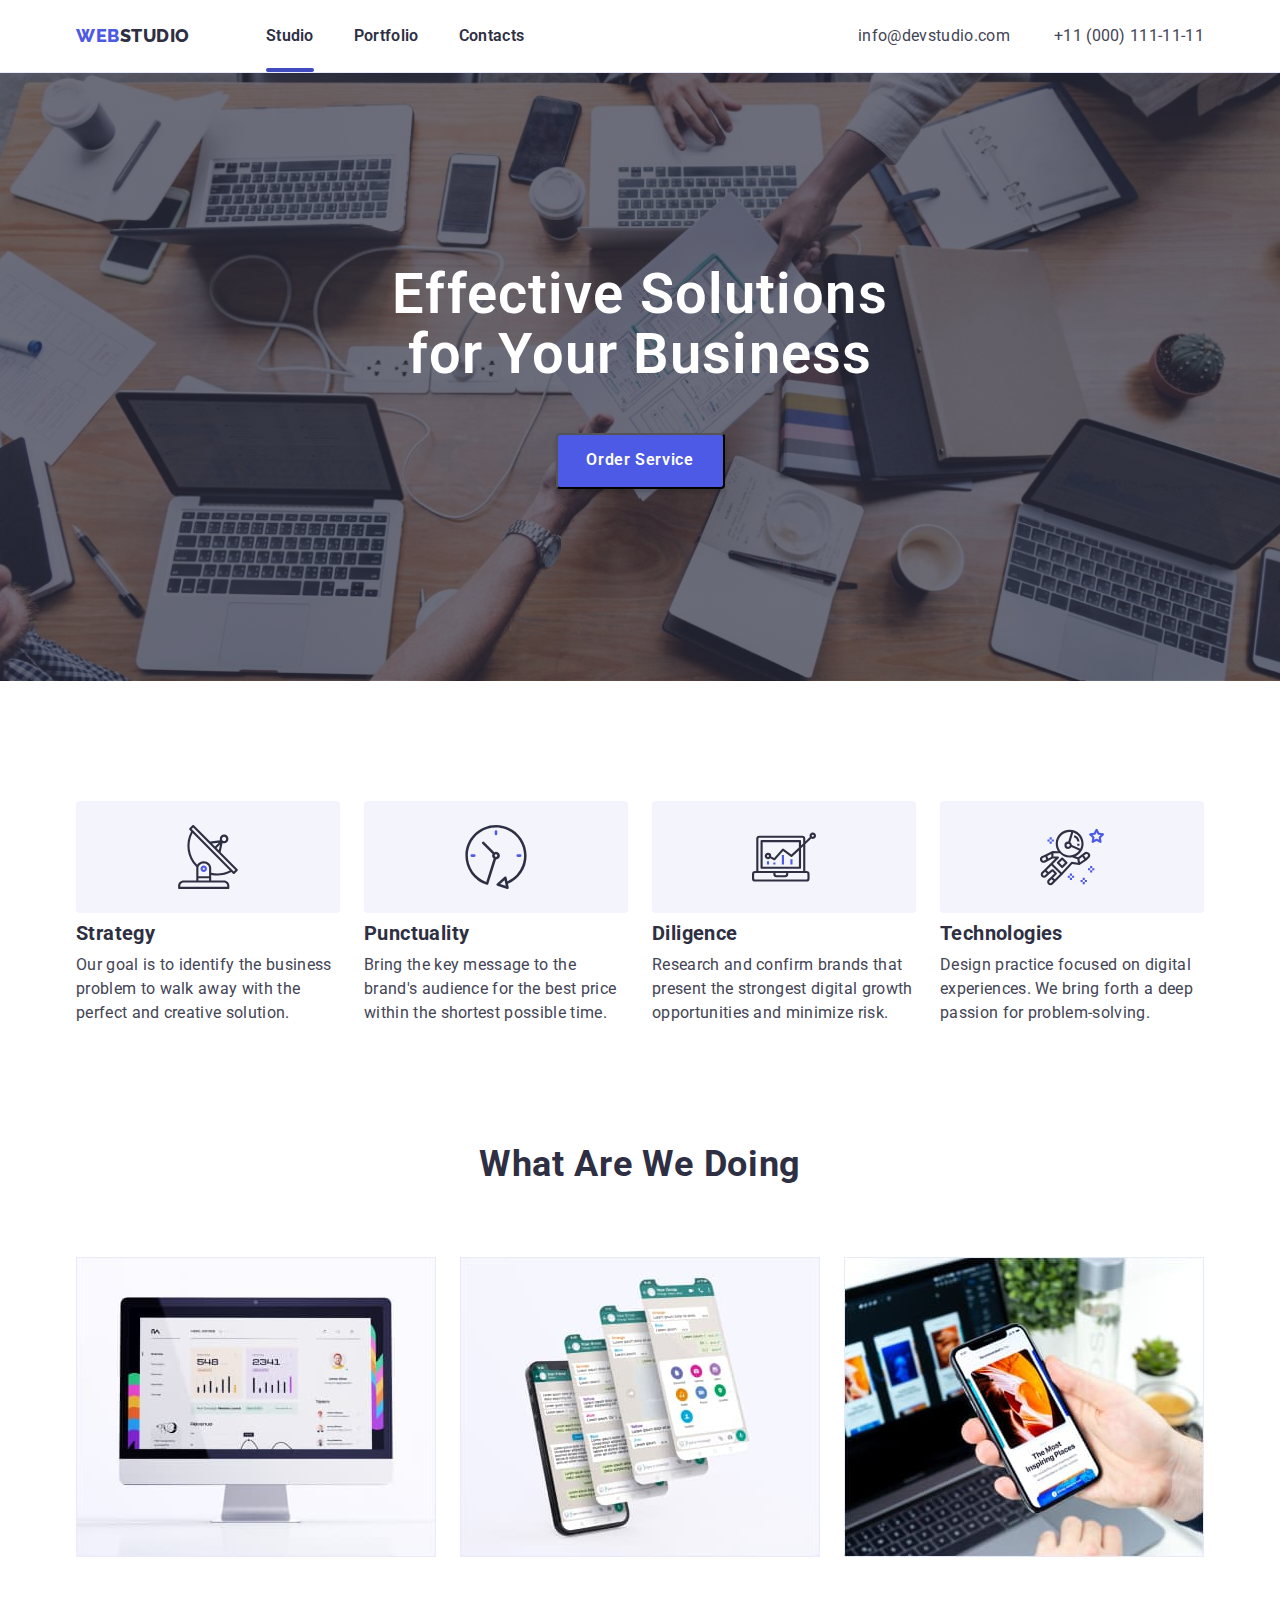
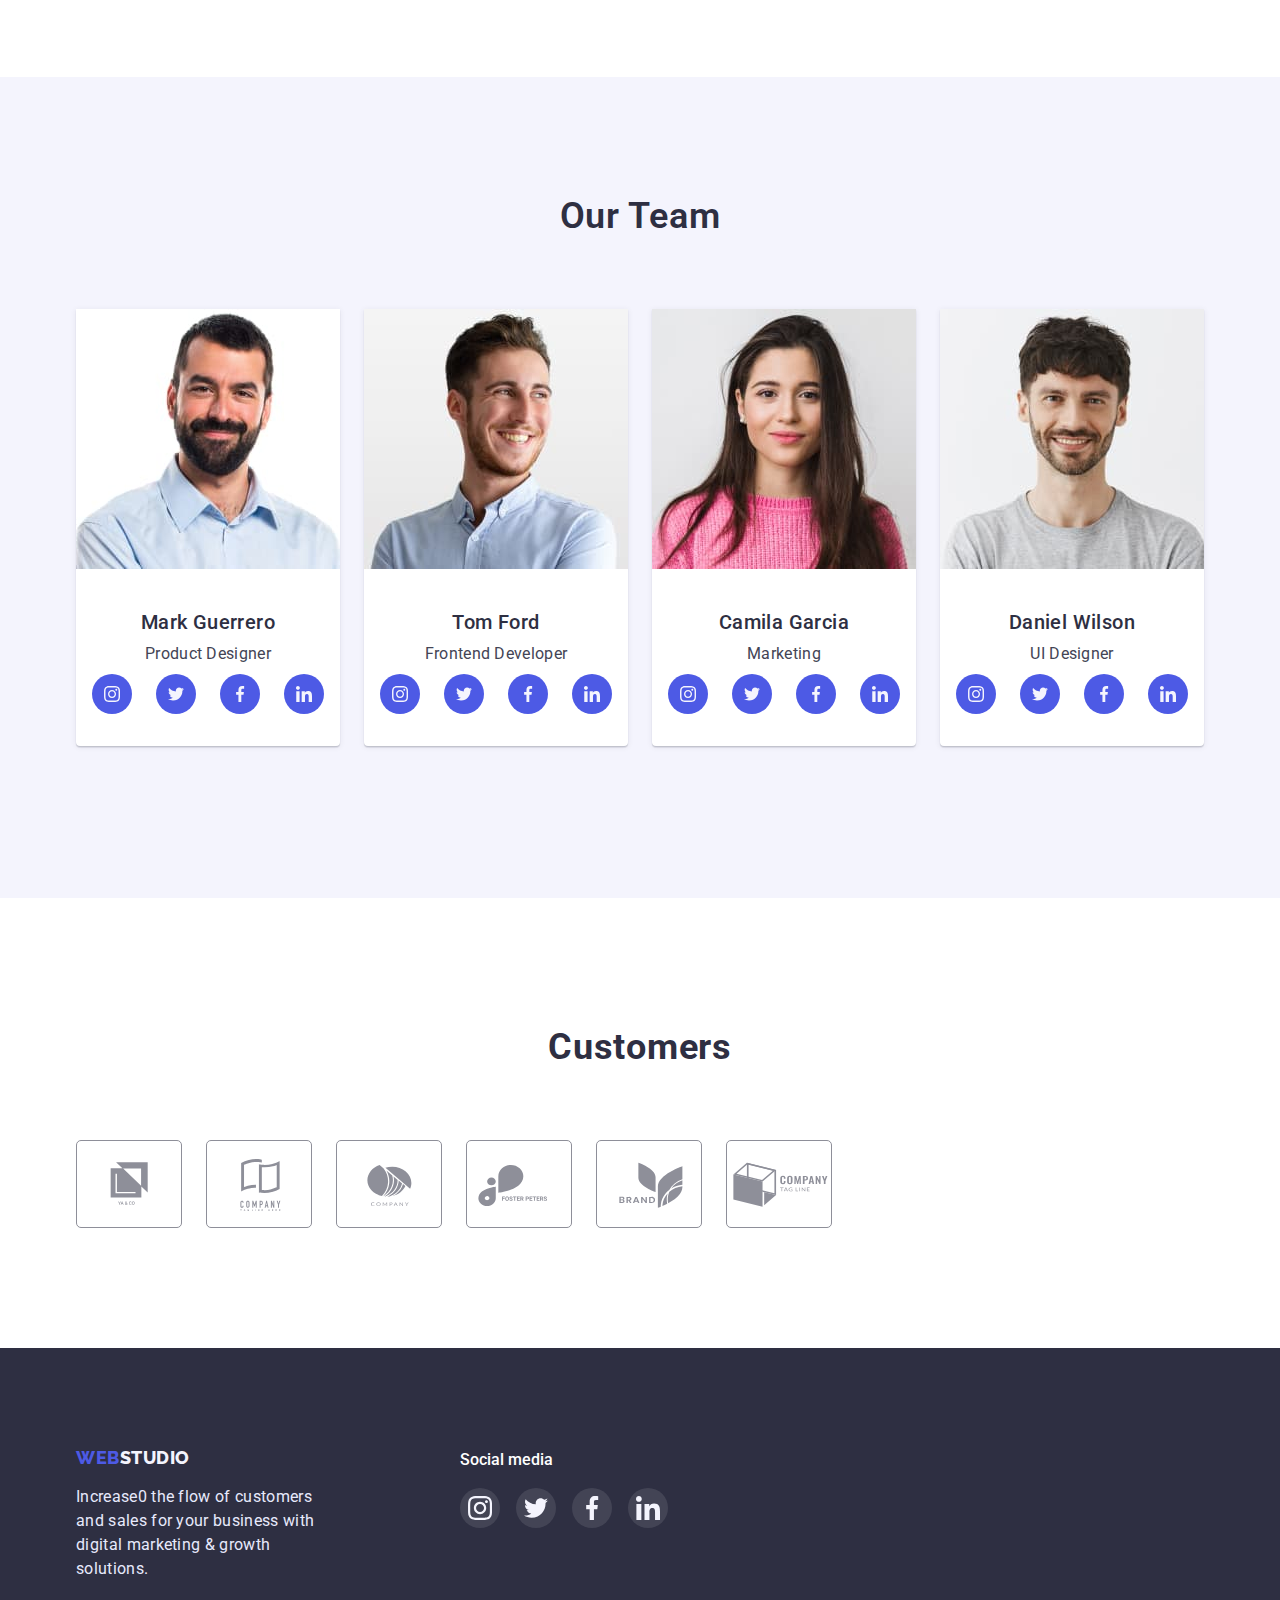
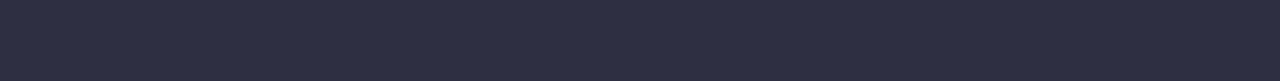
<file: index.html>
<!DOCTYPE html>
<html lang="en">
  <head>
    <meta charset="UTF-8" />
    <meta http-equiv="X-UA-Compatible" content="IE=edge" />
    <meta name="viewport" content="width=device-width, initial-scale=1.0" />
    <title>WebStudio</title>
    <link rel="preconnect" href="https://fonts.googleapis.com" />
    <link rel="preconnect" href="https://fonts.gstatic.com" crossorigin />
    <link
      href="https://fonts.googleapis.com/css2?family=Raleway:wght@700&family=Roboto:wght@400;500;700;900&display=swap"
      rel="stylesheet"
    />
    <!--      Нормалайзер         -->
    <link
      rel="stylesheet"
      href="https://cdn.jsdelivr.net/npm/modern-normalize@1.1.0/modern-normalize.min.css"
    />
    <link rel="stylesheet" href="./css/styles-5.css" />
    <!--  -->
  </head>
  <body class="site-body">
    <header class="header">
      <div class="container main-nav">
        <div class="links">
          <nav class="header-navi">
            <a href="" class="header-logo link">
              <span class="span link">WEB</span>STUDIO</a
            >
            <ul class="header-list list">
              <li class="header-item">
                <a class="header-link current link" href="./index.html"
                  >Studio</a
                >
              </li>
              <li class="header-item">
                <a class="header-link link" href="./portfolio-5.html"
                  >Portfolio</a
                >
              </li>
              <li class="header-item">
                <a class="header-link link" href="">Contacts</a>
              </li>
            </ul>
          </nav>
        </div>
        <div class="mail-link">
          <a class="header-mail link" href="mailto:info@devstudio.com"
            >info@devstudio.com</a
          >
          <a class="header-tel link" href="tel:+11(000)1111111"
            >+11 (000) 111-11-11</a
          >
        </div>
      </div>
    </header>

    <main>
      <section class="main-section">
        <div class="container">
          <h1 class="hero-title">Effective Solutions for Your Business</h1>

          <button class="main-btn" type="button" data-modal-open>
            Order Service
          </button>
        </div>
      </section>

      <section class="section-list">
        <div class="container">
          <!-- <ul class="main-icon list">
            <li class="main-icon-one">
              <a href="" class="main-icon-link link">
              <svg class="main-icons" width="64" height="64">
                <use href="./images/icons.svg#icon-antenna-1">
                </use>
              </svg>
            </a>
            </li>
          </ul> -->
          <ul class="list-item list">
            <li class="item-section icon-antena">
              <h3 class="list-goals">Strategy</h3>
              <p class="list-text">
                Our goal is to identify the business problem to walk away with
                the perfect and creative solution.
              </p>
            </li>

            <li class="item-section icon-clock">
              <h3 class="list-goals">Punctuality</h3>
              <p class="list-text">
                Bring the key message to the brand's audience for the best price
                within the shortest possible time.
              </p>
            </li>

            <li class="item-section icon-diagramma">
              <h3 class="list-goals">Diligence</h3>
              <p class="list-text">
                Research and confirm brands that present the strongest digital
                growth opportunities and minimize risk.
              </p>
            </li>

            <li class="item-section icon-astronavt">
              <h3 class="list-goals">Technologies</h3>
              <p class="list-text">
                Design practice focused on digital experiences. We bring forth a
                deep passion for problem-solving.
              </p>
            </li>
          </ul>
        </div>
      </section>
      <section class="our-works">
        <div class="container">
          <h2 class="work-titl">What are we doing</h2>
          <ul class="list-img list">
            <li class="developments">
              <img
                src="./images/desktop.jpg"
                alt="monitorappl"
                width="360"
                height="300"
              />
            </li>
            <li class="developments">
              <img
                src="./images/telefonipl.jpg"
                alt="telefonappl"
                width="360"
                height="300"
              />
            </li>
            <li class="developments">
              <img
                src="./images/telefonnout.jpg"
                alt="telefoninout"
                width="360"
                height="300"
              />
            </li>
          </ul>
        </div>
      </section>

      <section class="section-our-team">
        <div class="container">
          <h2 class="team-guys">Our Team</h2>
          <ul class="list-img-guys list">
            <li class="img-foto">
              <img
                src="./images/fotomarkguerrero.jpg"
                alt="foto Mark Guerrero"
                width="264"
                height="260"
              />
              <div class="name-specialty">
                <h3 class="name-guys">Mark Guerrero</h3>
                <p class="specialty-guys">Product Designer</p>

                <ul class="main-icon list">
                  <li class="main-icon-one">
                    <a href="" class="main-icon-link link">
                      <svg class="main-icons" width="16" height="16">
                        <use href="./images/icons-soc.svg#icon-instagram"></use>
                      </svg>
                    </a>
                  </li>
                  <li class="main-icon-one">
                    <a href="" class="main-icon-link link">
                      <svg class="main-icons" width="16" height="16">
                        <use href="./images/icons-soc.svg#icon-twitter"></use>
                      </svg>
                    </a>
                  </li>
                  <li class="main-icon-one">
                    <a href="" class="main-icon-link link">
                      <svg class="main-icons" width="16" height="16">
                        <use href="./images/icons-soc.svg#icon-facebook"></use>
                      </svg>
                    </a>
                  </li>
                  <li class="main-icon-one">
                    <a href="" class="main-icon-link link">
                      <svg class="main-icons" width="16" height="16">
                        <use href="./images/icons-soc.svg#icon-linkedin"></use>
                      </svg>
                    </a>
                  </li>
                </ul>
              </div>
            </li>
            <li class="img-foto">
              <img
                src="./images/fototomford.jpg"
                alt="foto Tom Ford"
                width="264"
                height="260"
              />
              <div class="name-specialty">
                <h3 class="name-guys">Tom Ford</h3>
                <p class="specialty-guys">Frontend Developer</p>
                <ul class="main-icon list">
                  <li class="main-icon-one">
                    <a href="" class="main-icon-link link">
                      <svg class="main-icons" width="16" height="16">
                        <use href="./images/icons.svg#icon-instagram"></use>
                      </svg>
                    </a>
                  </li>
                  <li class="main-icon-one">
                    <a href="" class="main-icon-link link">
                      <svg class="main-icons" width="16" height="16">
                        <use href="./images/icons.svg#icon-twitter"></use>
                      </svg>
                    </a>
                  </li>
                  <li class="main-icon-one">
                    <a href="" class="main-icon-link link">
                      <svg class="main-icons" width="16" height="16">
                        <use href="./images/icons.svg#icon-facebook"></use>
                      </svg>
                    </a>
                  </li>
                  <li class="main-icon-one">
                    <a href="" class="main-icon-link link">
                      <svg class="main-icons" width="16" height="16">
                        <use href="./images/icons.svg#icon-linkedin"></use>
                      </svg>
                    </a>
                  </li>
                </ul>
              </div>
            </li>
            <li class="img-foto">
              <img
                src="./images/fotocamilagarcia.jpg"
                alt="foto Camila Garcia"
                width="264"
                height="260"
              />
              <div class="name-specialty">
                <h3 class="name-guys">Camila Garcia</h3>
                <p class="specialty-guys">Marketing</p>
                <ul class="main-icon list">
                  <li class="main-icon-one">
                    <a href="" class="main-icon-link link">
                      <svg class="main-icons" width="16" height="16">
                        <use href="./images/icons.svg#icon-instagram"></use>
                      </svg>
                    </a>
                  </li>
                  <li class="main-icon-one">
                    <a href="" class="main-icon-link link">
                      <svg class="main-icons" width="16" height="16">
                        <use href="./images/icons.svg#icon-twitter"></use>
                      </svg>
                    </a>
                  </li>
                  <li class="main-icon-one">
                    <a href="" class="main-icon-link link">
                      <svg class="main-icons" width="16" height="16">
                        <use href="./images/icons.svg#icon-facebook"></use>
                      </svg>
                    </a>
                  </li>
                  <li class="main-icon-one">
                    <a href="" class="main-icon-link link">
                      <svg class="main-icons" width="16" height="16">
                        <use href="./images/icons.svg#icon-linkedin"></use>
                      </svg>
                    </a>
                  </li>
                </ul>
              </div>
            </li>
            <li class="img-foto">
              <img
                src="./images/fotodanielwilson.jpg"
                alt="foto Daniel Wilson"
                width="264"
                height="260"
              />
              <div class="name-specialty">
                <h3 class="name-guys">Daniel Wilson</h3>
                <p class="specialty-guys">UI Designer</p>
                <ul class="main-icon list">
                  <li class="main-icon-one">
                    <a href="" class="main-icon-link link">
                      <svg class="main-icons" width="16" height="16">
                        <use href="./images/icons.svg#icon-instagram"></use>
                      </svg>
                    </a>
                  </li>
                  <li class="main-icon-one">
                    <a href="" class="main-icon-link link">
                      <svg class="main-icons" width="16" height="16">
                        <use href="./images/icons.svg#icon-twitter"></use>
                      </svg>
                    </a>
                  </li>
                  <li class="main-icon-one">
                    <a href="" class="main-icon-link link">
                      <svg class="main-icons" width="16" height="16">
                        <use href="./images/icons.svg#icon-facebook"></use>
                      </svg>
                    </a>
                  </li>
                  <li class="main-icon-one">
                    <a href="" class="main-icon-link link">
                      <svg class="main-icons" width="16" height="16">
                        <use href="./images/icons.svg#icon-linkedin"></use>
                      </svg>
                    </a>
                  </li>
                </ul>
              </div>
            </li>
          </ul>
        </div>
      </section>
    </main>
    <section class="customers-main">
      <div class="container">
        <h2 class="customers-zag">Customers</h2>
        <ul class="customers list">
          <li class="customers-item">
            <a href="" class="customers-link link">
              <svg class="customers-icon" width="104" height="56">
                <use href="./images/icons.svg#icon-Logo"></use>
              </svg>
            </a>
          </li>
          <li class="customers-item">
            <a href="" class="customers-link link">
              <svg class="customers-icon" width="104" height="56">
                <use href="./images/icons.svg#icon-Logo-1"></use>
              </svg>
            </a>
          </li>

          <li class="customers-item">
            <a href="" class="customers-link link">
              <svg class="customers-icon" width="104" height="56">
                <use href="./images/icons.svg#icon-Logo-2"></use>
              </svg>
            </a>
          </li>

          <li class="customers-item">
            <a href="" class="customers-link link">
              <svg class="customers-icon" width="104" height="56">
                <use href="./images/icons.svg#icon-Logo-3"></use>
              </svg>
            </a>
          </li>

          <li class="customers-item">
            <a href="" class="customers-link link">
              <svg class="customers-icon" width="104" height="56">
                <use href="./images/icons.svg#icon-Logo-4"></use>
              </svg>
            </a>
          </li>
          <li class="customers-item">
            <a href="" class="customers-link link">
              <svg class="customers-icon" width="104" height="56">
                <use href="./images/icons.svg#icon-Logo-5"></use>
              </svg>
            </a>
          </li>
        </ul>
      </div>
    </section>
    <footer class="footer">
      <div class="footer-content container">
        <div class="links-footer">
          <a href="" class="header-logo-footer link">
            <span class="span link">WEB</span>STUDIO</a
          >
          <p class="footer-body">
            Increase0 the flow of customers and sales for your business with
            digital marketing & growth solutions.
          </p>
        </div>

        <div class="social-media-footer">
          <p class="social-media">Social media</p>
          <ul class="footer-icon list">
            <li class="footer-icon-one">
              <a href="" class="footer-icon-link link">
                <svg class="footer-icons" width="24" height="24">
                  <use href="./images/icons.svg#icon-instagram-2"></use>
                </svg>
              </a>
            </li>
            <li class="footer-icon-one">
              <a href="" class="footer-icon-link link">
                <svg class="footer-icons" width="24" height="24">
                  <use href="./images/icons.svg#icon-twitter-2"></use>
                </svg>
              </a>
            </li>
            <li class="footer-icon-one">
              <a href="" class="footer-icon-link link">
                <svg class="footer-icons" width="24" height="24">
                  <use href="./images/icons.svg#icon-facebook"></use>
                </svg>
              </a>
            </li>
            <li class="footer-icon-one">
              <a href="" class="footer-icon-link link">
                <svg class="footer-icons" width="24" height="24">
                  <use href="./images/icons.svg#icon-linkedin"></use>
                </svg>
              </a>
            </li>
          </ul>
        </div>
      </div>
    </footer>
    <div class="backdrop is-hidden" data-modal>
      <div class="modal">
        <button type="button" class="modal-close" data-modal-close>
          <svg class="backdrop-icons" width="8" height="8">
            <use href="./images/icons.svg#icon-close-black"></use>
          </svg>
        </button>
      </div>
    </div>
    <script src="./js/modal.js"></script>
  </body>
</html>
</file>
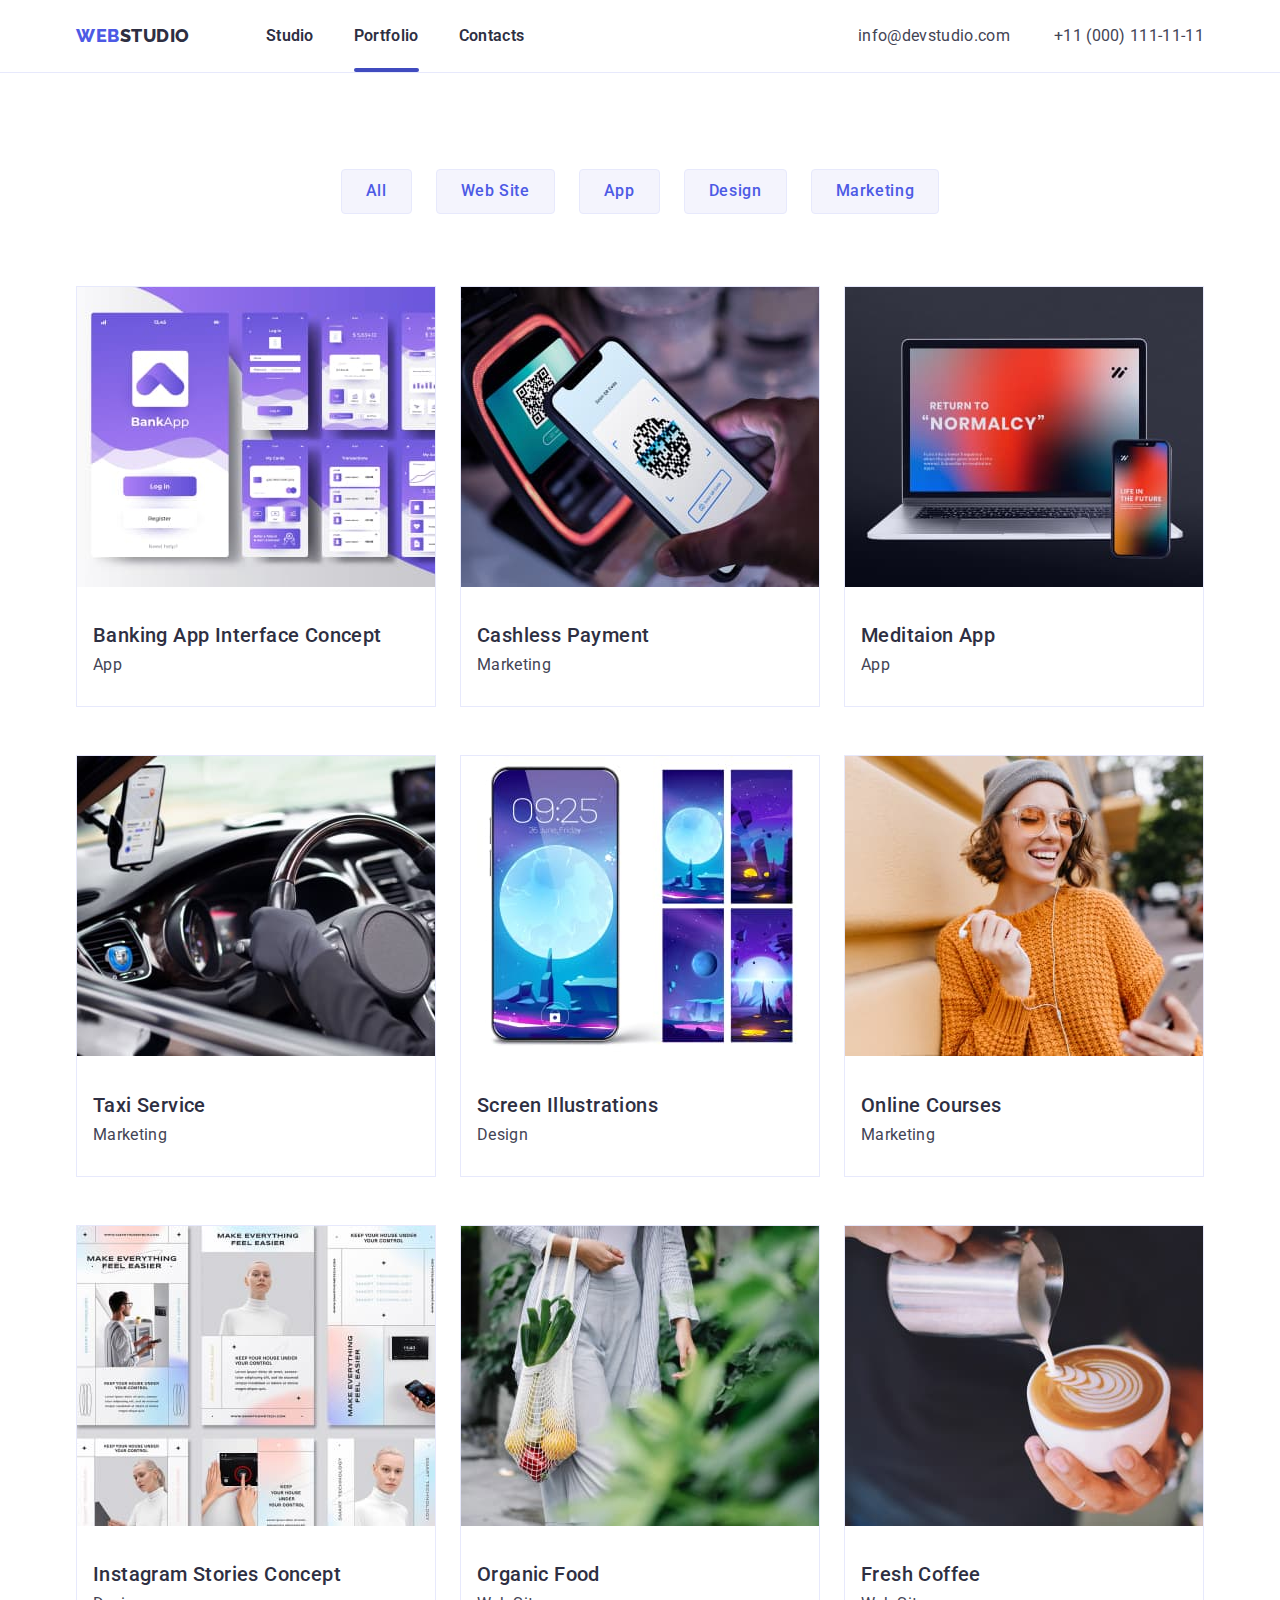
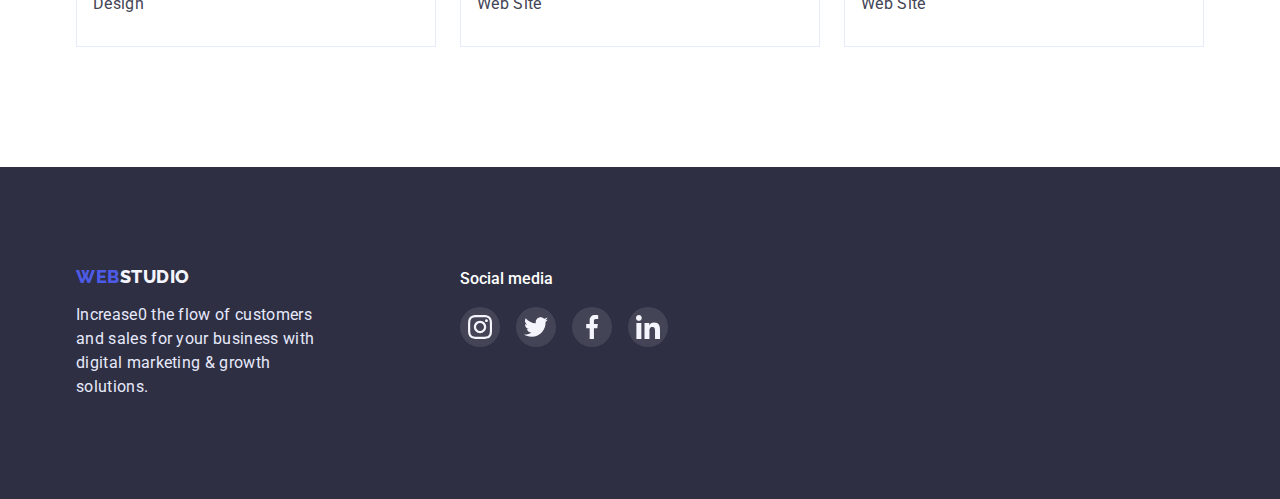
<file: portfolio-5.html>
<!DOCTYPE html>
<html lang="en">
  <head>
    <meta charset="UTF-8" />
    <meta http-equiv="X-UA-Compatible" content="IE=edge" />
    <meta name="viewport" content="width=device-width, initial-scale=1.0" />
    <title>Portfolio</title>
    <link rel="preconnect" href="https://fonts.googleapis.com" />
    <link rel="preconnect" href="https://fonts.gstatic.com" crossorigin />
    <link
      href="https://fonts.googleapis.com/css2?family=Raleway:wght@700&family=Roboto:wght@400;500;700;900&display=swap"
      rel="stylesheet"
    />
    <!-- Нормалайзер -->
    <link
      rel="stylesheet"
      href="https://cdn.jsdelivr.net/npm/modern-normalize@1.1.0/modern-normalize.min.css"
    />
    <link rel="stylesheet" href="./css/styles-5.css" />
    <!--  -->
  </head>
  <body class="site-body">
    <header class="header">
      <div class="container main-nav">
        <!-- <div class="links"> -->
        <nav class="header-navi">
          <a href="" class="header-logo link">
            <span class="span link">WEB</span>STUDIO</a
          >
          <ul class="header-list list">
            <li class="header-item">
              <a class="header-link link" href="./index.html">Studio</a>
            </li>
            <li class="header-item">
              <a class="header-link current link" href="">Portfolio</a>
            </li>
            <li class="header-item">
              <a class="header-link link" href="">Contacts</a>
            </li>
          </ul>
        </nav>
        <div class="mail-link">
          <a class="header-mail link" href="mailto:info@devstudio.com"
            >info@devstudio.com</a
          >
          <a class="header-tel link" href="tel:+11(000)1111111"
            >+11 (000) 111-11-11</a
          >
        </div>
      </div>
      <!-- </div> -->
    </header>

    <!--  -->

    <main>
      <section class="portfolio-main">
        <div class="container">
          <h1 class="visually-hidden">portfolio</h1>
          <ul class="button-main list">
            <!-- <li class="button-filters list"> -->

            <li class="button-li">
              <button type="button" class="main-btn-ptf">All</button>
            </li>
            <li class="button-li">
              <button type="button" class="main-btn-ptf">Web Site</button>
            </li>
            <li class="button-li">
              <button type="button" class="main-btn-ptf">App</button>
            </li>
            <li class="button-li">
              <button type="button" class="main-btn-ptf">Design</button>
            </li>
            <li class="button-li">
              <button type="button" class="main-btn-ptf">Marketing</button>
            </li>
          </ul>
        </div>
        <div class="container">
          <ul class="our-developments list">
            <li class="dev-img">
              <a href="#" class="link-card link">
                <div class="text-under-img-wrap">
                  <img
                    src="./images/bankapp.jpg"
                    alt="Banking App Interface Concept"
                    width="360"
                    height="300"
                  />
                  <p class="text-under-img">
                    14 Stylish and User-Friendly App Design Concepts · Task
                    Manager App · Calorie Tracker App · Exotic Fruit Ecommerce
                    App · Cloud Storage App
                  </p>
                </div>
                <div class="dev">
                  <h2 class="dev-name">Banking App Interface Concept</h2>
                  <p class="dev-name-list">App</p>
                </div>
              </a>
            </li>

            <li class="dev-img">
              <a href="#" class="link-card link">
                <div class="text-under-img-wrap">
                  <img
                    src="./images/cashlesspayment.jpg"
                    alt="Cashless Payment"
                    width="360"
                    height="300"
                  />
                  <p class="text-under-img">
                    14 Stylish and User-Friendly App Design Concepts · Task
                    Manager App · Calorie Tracker App · Exotic Fruit Ecommerce
                    App · Cloud Storage App
                  </p>
                </div>
                <div class="dev">
                  <h2 class="dev-name">Cashless Payment</h2>
                  <p class="dev-name-list">Marketing</p>
                </div>
              </a>
            </li>

            <li class="dev-img">
              <a href="#" class="link-card link">
                <div class="text-under-img-wrap">
                  <img
                    src="./images/meditaionapp.jpg "
                    alt="Meditaion App"
                    width="360"
                    height="300"
                  />
                  <p class="text-under-img">
                    14 Stylish and User-Friendly App Design Concepts · Task
                    Manager App · Calorie Tracker App · Exotic Fruit Ecommerce
                    App · Cloud Storage App
                  </p>
                </div>
                <div class="dev">
                  <h2 class="dev-name">Meditaion App</h2>
                  <p class="dev-name-list">App</p>
                </div>
              </a>
            </li>
            <li class="dev-img">
              <a href="#" class="link-card link">
                <div class="text-under-img-wrap">
                  <img
                    src="./images/taxiservice.jpg"
                    alt="Taxi Service"
                    width="360"
                    height="300"
                  />
                  <p class="text-under-img">
                    14 Stylish and User-Friendly App Design Concepts · Task
                    Manager App · Calorie Tracker App · Exotic Fruit Ecommerce
                    App · Cloud Storage App
                  </p>
                </div>
                <div class="dev">
                  <h2 class="dev-name">Taxi Service</h2>
                  <p class="dev-name-list">Marketing</p>
                </div>
              </a>
            </li>
            <li class="dev-img">
              <a href="#" class="link-card link">
                <div class="text-under-img-wrap">
                  <img
                    src="./images/screenillustrations.jpg"
                    alt="Screen Illustrations"
                    width="360"
                    height="300"
                  />
                  <p class="text-under-img">
                    14 Stylish and User-Friendly App Design Concepts · Task
                    Manager App · Calorie Tracker App · Exotic Fruit Ecommerce
                    App · Cloud Storage App
                  </p>
                </div>
                <div class="dev">
                  <h2 class="dev-name">Screen Illustrations</h2>
                  <p class="dev-name-list">Design</p>
                </div>
              </a>
            </li>
            <li class="dev-img">
              <a href="#" class="link-card link">
                <div class="text-under-img-wrap">
                  <img
                    src="./images/onlinecourses.jpg"
                    alt="Online Courses"
                    width="360"
                    height="300"
                  />
                  
                  <p class="text-under-img">
                    14 Stylish and User-Friendly App Design Concepts · Task
                    Manager App · Calorie Tracker App · Exotic Fruit Ecommerce
                    App · Cloud Storage App
                  </p>
                </div>
                <div class="dev">
                  <h2 class="dev-name">Online Courses</h2>
                  <p class="dev-name-list">Marketing</p>
                </div>
              </a>
            </li>
            <li class="dev-img">
              <a href="#" class="link-card link">
                <div class="text-under-img-wrap">
                  <img
                    src="./images/instagramsstoriesconcept.jpg"
                    alt=" Organic Food"
                    width="360"
                    height="300"
                  />
                  <p class="text-under-img">
                    14 Stylish and User-Friendly App Design Concepts · Task
                    Manager App · Calorie Tracker App · Exotic Fruit Ecommerce
                    App · Cloud Storage App
                  </p>
                </div>
                <div class="dev">
                  <h2 class="dev-name">Instagram Stories Concept</h2>
                  <p class="dev-name-list">Design</p>
                </div>
              </a>
            </li>
            <li class="dev-img">
              <a href="#" class="link-card link">
                <div class="text-under-img-wrap">
                  <img
                    src="./images/organicfood.jpg"
                    alt=" Organic Food"
                    width="360"
                    height="300"
                  />
                  <p class="text-under-img">
                    14 Stylish and User-Friendly App Design Concepts · Task
                    Manager App · Calorie Tracker App · Exotic Fruit Ecommerce
                    App · Cloud Storage App
                  </p>
                </div>
                <div class="dev">
                  <h2 class="dev-name">Organic Food</h2>
                  <p class="dev-name-list">Web Site</p>
                </div>
              </a>
            </li>
            <li class="dev-img">
              <a href="#" class="link-card link">
                <div class="text-under-img-wrap">
                  <img
                    src="./images/freshcoffee.jpg"
                    alt="Fresh Coffee"
                    width="360"
                    height="300"
                  />
                  <p class="text-under-img">
                    14 Stylish and User-Friendly App Design Concepts · Task
                    Manager App · Calorie Tracker App · Exotic Fruit Ecommerce
                    App · Cloud Storage App
                  </p>
                </div>
                <div class="dev">
                  <h2 class="dev-name">Fresh Coffee</h2>
                  <p class="dev-name-list">Web Site</p>
                </div>
              </a>
            </li>
          </ul>
        </div>
      </section>
    </main>
    <!-- Footer -->
    <footer class="footer">
      <div class="footer-content container">
        <div class="links-footer">
          <a href="" class="header-logo-footer link">
            <span class="span link">WEB</span>STUDIO</a
          >
          <p class="footer-body">
            Increase0 the flow of customers and sales for your business with
            digital marketing & growth solutions.
          </p>
        </div>

        <div class="social-media-footer">
          <p class="social-media">Social media</p>
          <ul class="footer-icon list">
            <li class="footer-icon-one">
              <a href="" class="footer-icon-link link">
                <svg class="footer-icons" width="24" height="24">
                  <use href="./images/icons.svg#icon-instagram-2"></use>
                </svg>
              </a>
            </li>
            <li class="footer-icon-one">
              <a href="" class="footer-icon-link link">
                <svg class="footer-icons" width="24" height="24">
                  <use href="./images/icons.svg#icon-twitter-2"></use>
                </svg>
              </a>
            </li>
            <li class="footer-icon-one">
              <a href="" class="footer-icon-link link">
                <svg class="footer-icons" width="24" height="24">
                  <use href="./images/icons.svg#icon-facebook"></use>
                </svg>
              </a>
            </li>
            <li class="footer-icon-one">
              <a href="" class="footer-icon-link link">
                <svg class="footer-icons" width="24" height="24">
                  <use href="./images/icons.svg#icon-linkedin"></use>
                </svg>
              </a>
            </li>
          </ul>
        </div>
      </div>
    </footer>
  </body>
</html>
</file>
<file: css/styles-5.css>
* {
  box-sizing: border-box;
}

:root {
  --primary-brandcolor: #4d5ae5;
  --dark: #2e2f42;
  --success: #31d0aa;
  --text: #434455;
  --subtle-text: #8e8f99;
  --acent: #e7e9fc;
  --light: #f4f4fd;
  --logo-color: #404bbf;
  --time-hover: cubic-bezier(0.4, 0, 0.2, 1);
  /* color: var(--primary-brandcolor); */
}
body {
  font-family: "roboto", sans-serif;
  /* background-color: #ffffff; */
  /* background: #e5e5e5; */
}
/* Скидає крапки перед списками  */
.list {
  list-style: none;
}
/* Скидає підкреслювання */
.link {
  text-decoration: none;
}
.visually-hidden {
  position: absolute;
  width: 1px;
  height: 1px;
  margin: -1px;
  border: 0;
  padding: 0;
  white-space: nowrap;
  clip-path: inset(100%);
  clip: rect(0 0 0 0);
  overflow: hidden;
}
p,
h1,
h2,
h3,
h4,
h5,
h6 {
  margin: 0;
}

ul,
ol {
  margin: 0;
  padding-left: 0;
}

.container {
  width: 1158px;
  padding-right: 15px;
  padding-left: 15px;
  /* outline: 1px solid red; */
  margin: 0 auto;
}
.main-nav {
  display: flex;
  align-items: center;
}

/* .links {
  display: flex;
  align-items: center;
  padding-top: 24px;
  padding-bottom: 24px;
  margin-left: auto;
  /* margin-right: auto; 
} */
.header {
  border-bottom: 1px solid #e7e9fc;
}
.header-navi {
  display: flex;
  align-items: center;
  /* margin-left: auto; */
}
/* .contakt-tel-mail {
  margin-left: auto;
} */
.mail-link {
  margin-left: auto;
}

.header-logo {
  font-family: "Raleway";
  font-weight: 800;
  font-size: 18px;
  line-height: 1.33;
  display: flex;
  letter-spacing: 0.03em;
  text-transform: uppercase;
  color: var(--dark);

  /* padding-left: 115px;      5 січня */
  margin-right: 76px;
}
.span {
  color: var(--primary-brandcolor);
  display: flex;
}
.header-list {
  /* padding-top: 24px;
  padding-bottom: 24px; */
  display: flex;
  /* margin-right: 32px;
  gap: 40px; */
}

.header-item {
  font-weight: 600;
  font-size: 16px;
  line-height: 1.5;
  letter-spacing: 0.02em;
  color: var(--dark);
  /* outline: 2px solid tomato; */
}

.header-list .header-link {
  display: block;
  padding-top: 24px;
  padding-bottom: 24px;
}

.header-list .header-item:not(:last-child) {
  margin-right: 40px;
}

.header-link {
  position: relative;
  font-weight: 600;
  font-size: 16px;
  line-height: 1.5;
  letter-spacing: 0.02em;
  color: var(--dark);
  transition: var(--logo-color) 300ms linear;
  transition-property: color;
  transition-duration: 250ms;
  transition-timing-function: cubic-bezier(0.4, 0, 0.2, 1);
}

.header-link.current::after {
  position: absolute;
  content: "";
  display: block;
  background-color: #404bbf;
  width: 100%;
  height: 4px;
  border-radius: 2px;
  left: 0;
  bottom: 0;
  /* opacity: 0; */
  /* transition: opacity 250ms var(--time-hover); */
  /* cubic-bezier(0.4, 0, 0.2, 1); */
}
/* 
.header-link,
.current:hover::after,
.header-link,
.current:focus::after {
  display: block;
  opacity: 1;
} */

/* При наведенні курсора і табуляції змінює колір */
.header-link:hover,
.header-link:focus {
  /* color: #4d5ae5; */
  color: var(--primary-brandcolor);
}
.header-mail {
  margin-right: 40px;
  font-size: 16px;
  line-height: 1.5;
  letter-spacing: 0.02em;
  color: var(--text);
  transition-property: color;
  transition-duration: 250ms;
  transition-timing-function: cubic-bezier(0.4, 0, 0.2, 1);
}
/* /* При наведенні курсора і табуляції змінює колір */
.header-mail:hover,
.header-mail:focus {
  color: var(--primary-brandcolor);
}
.header-tel {
  font-size: 16px;
  line-height: 1.5;
  letter-spacing: 0.02em;
  color: var(--text);
  transition-property: color;
  transition-duration: 250ms;
  transition-timing-function: cubic-bezier(0.4, 0, 0.2, 1);
}
/* /* При наведенні курсора і табуляції змінює колір */
.header-tel:hover,
.header-tel:focus {
  color: var(--primary-brandcolor);
}
.hero-title {
  max-width: 496px;
  font-weight: 600;
  font-size: 56px;
  line-height: 1.07;
  letter-spacing: 0.02em;
  color: #ffffff;
  margin-right: auto;
  margin-left: auto;
  margin-bottom: 48px;
}
.main-section > .container {
  text-align: center;
}
.main-section {
  background-color: var(--dark);
  background-image: linear-gradient(
      rgba(46, 47, 66, 0.7),
      rgba(46, 47, 66, 0.7)
    ),
    url(../images/people-office.jpg);
  background-repeat: no-repeat;
  background-position: center;
  background-size: cover;
  max-width: 1440px;
  margin: auto;
  padding-bottom: 192px;
  padding-top: 192px;
}
.main-btn {
  display: inline-block;
  height: 56px;
  min-width: 169px;
  font-family: inherit;
  font-weight: 600;
  font-size: 16px;
  line-height: 1.18;
  letter-spacing: 0.04em;
  color: #ffffff;
  cursor: pointer;
  background: var(--primary-brandcolor);
  box-shadow: 0px 4px 4px rgba(0, 0, 0, 0.15);
  border-radius: 4px;
  transition-property: background, box-shadow, color;
  transition-duration: 250ms;
  transition-timing-function: cubic-bezier(0.4, 0, 0.2, 1);
}
.main-btn:hover,
.main-btn:focus {
  color: #ffffff;
  background: var(--text);
  box-shadow: 0px 1px 6px rgba(46, 47, 66, 0.08),
    0px 1px 1px rgba(46, 47, 66, 0.16), 0px 2px 1px rgba(46, 47, 66, 0.08);
}

/* Секція що вони роблять  */
.section-list {
  margin: auto;
  padding-top: 120px;
  padding-bottom: 120px;
}
.list-item {
  display: flex;
  gap: 24px;
}
.item-section::before {
  display: block;
  content: "";
  /* width: 264px; */
  height: 112px;

  /* background-size: contain; */
  background-repeat: no-repeat;
  background-position: center;
  background-color: #f4f4fd;
  border-radius: 4px;
}
.icon-antena::before {
  background-image: url(../images/antenna\ 1.svg);
}
.icon-clock::before {
  background-image: url(../images/clock\ 1.svg);
}

.icon-diagramma::before {
  background-image: url(../images/diagram\ 1.svg);
}
.icon-astronavt::before {
  background-image: url(../images/astronaut\ 1.svg);
}
.main-icon {
  display: flex;
  /* width: 232px; */
  height: 40px;
  justify-content: center;
  gap: 24px;
  margin: 0;
}
.main-icon-one {
  width: 40px;
  height: 40px;
}
.main-icon-link {
  width: 100%;
  height: 100%;
  border-radius: 50px;
  background-color: #4d5ae5;
  display: flex;
  align-items: center;
  justify-content: center;
  transition-property: background-color, color;
  transition-duration: 250ms;
  transition-timing-function: cubic-bezier(0.4, 0, 0.2, 1);
}
.main-icons {
  fill: #f4f4fd;
}

.main-icon-link:hover,
.main-icon-link:focus {
  background-color: #404bbf;
  color: #404bbf;
}

.list-goals {
  display: flex;
  font-size: 20px;
  line-height: 1.2;
  letter-spacing: 0.02em;
  color: var(--dark);
  margin-bottom: 8px;
  margin-top: 8px;
}
.list-text {
  align-items: center;
  width: 264px;
  font-size: 16px;
  line-height: 1.5;
  letter-spacing: 0.02em;
  color: var(--text);
}
/* Секція їхні роботи  */

.our-works {
  display: flex;
  /* padding-top: 120px;  5.01*/
  padding-bottom: 120px;
  /* filter: drop-shadow(0px 4px 4px rgba(0, 0, 0, 0.25)); */
}
.list-img {
  display: flex;
  gap: 24px;
  /* justify-content: space-evenly; */
}
.developments {
  display: flex;
  gap: 24px;
  /* width="160"
  height="100" */
}
.work-titl {
  display: flex;
  justify-content: center;
  margin-bottom: 72px;
  font-size: 36px;
  line-height: 1.11;
  letter-spacing: 0.02em;
  text-transform: capitalize;
  color: var(--dark);
}

/* Секція наша команда */
.section-our-team {
  display: flex;
  padding-top: 120px;
  padding-bottom: 120px;
  font-weight: 600;
  font-size: 36px;
  line-height: 1.11;
  letter-spacing: 0.02em;
  text-transform: capitalize;
  color: var(--dark);
  background: var(--light);
}
.team-guys {
  display: flex;
  margin-bottom: 72px;
  justify-content: center;
  font-weight: 600;
  font-size: 36px;
  line-height: 1.11;
  letter-spacing: 0.02em;
  text-transform: capitalize;
  color: var(--dark);
}
.list-img-guys {
  display: flex;
  justify-content: center;
  gap: 24px;
}
.img-foto {
  background: #ffffff;
  margin-bottom: 32px;
  width: 264px;
  box-shadow: 0px 1px 6px rgba(46, 47, 66, 0.08),
    0px 1px 1px rgba(46, 47, 66, 0.16), 0px 2px 1px rgba(46, 47, 66, 0.08);
  border-radius: 0px 0px 4px 4px;
}
.name-specialty {
  padding-top: 32px;
  padding-bottom: 32px;
}
.name-guys {
  font-weight: 500;
  font-size: 20px;
  line-height: 1.2;
  letter-spacing: 0.02em;
  color: var(--dark);
  margin-bottom: 8px;
  text-align: center;
}
.specialty-guys {
  text-align: center;
  font-weight: 400;
  font-size: 16px;
  line-height: 24px;
  letter-spacing: 0.02em;
  color: var(--text);
  margin-bottom: 8px;
}
.customers-main {
  padding-top: 130px;
  padding-bottom: 120px;
}
.customers {
  display: flex;
  gap: 24px;
}
.customers-item {
  width: calc((100%-150px) / 6);
  height: 88px;
}
.customers-link {
  width: 100%;
  height: 100%;
  border: 1px solid #8e8f99;
  border-radius: 5px;
  display: flex;
  align-items: center;
  justify-content: center;
  fill: #8e8f99;
  /* transition: fill 5850ms cubic-bezier(0.4, 0, 0.2, 1), border-color 5850ms cubic-bezier(0.4, 0, 0.2, 1); */
  transition-property: border-color, fill, color;
  transition-duration: 250ms;
  transition-timing-function: cubic-bezier(0.4, 0, 0.2, 1);
}

.customers-link:hover,
.customers-link:focus {
  border-color: #404bbf;
  fill: #404bbf;
}

.customers-zag {
  display: flex;
  margin-bottom: 72px;
  justify-content: center;
  font-weight: 700;
  font-size: 36px;
  line-height: 1.11;
  letter-spacing: 0.02em;
  text-transform: capitalize;
  color: var(--dark);
}

.footer:hover,
.footer:focus {
  color: var(--text);
}
.footer {
  display: flex;
  background: var(--dark);
  padding-top: 100px;
  padding-bottom: 100px;
  justify-content: center;
}
/* margin: 100px 1020px 100px 156px; */
/* padding: 100px 1020px 100px 156px; */
/* .links-footer { */
/* padding-top: 100px;
  padding-right: 120px;
  padding-left: 156px;
  padding-bottom: 100px; */

.footer-body {
  max-width: 264px;
  font-size: 16px;
  line-height: 1.5;
  letter-spacing: 0.02em;
  color: var(--acent);
}
.footer-content {
  display: flex;
}

.social-media-footer {
  /* display: flex; */
  /* align-items: center;
  justify-content: center; */
  margin-left: 120px;
}
.social-media {
  font-family: "Roboto";
  font-style: normal;
  font-weight: 500;
  font-size: 16px;
  line-height: 1.5;
  color: #ffffff;
  margin-bottom: 16px;
}

.footer-icon {
  display: flex;
  gap: 16px;
}
.footer-icon-one {
  width: 40px;
  height: 40px;
}

.footer-icon-link {
  width: 100%;
  height: 100%;
  background-color: rgba(255, 255, 255, 0.1);
  border-radius: 50%;
  align-items: center;
  justify-content: center;
  display: flex;
  transition-property: background-color;
  transition-duration: 250ms;
  transition-timing-function: cubic-bezier(0.4, 0, 0.2, 1);
}
.footer-icon-link:hover,
.footer-icon-link:focus {
  background-color: #31d0aa;
  /* fill:#31D0AA; */
}

/* =========================Portfolio=================== */
.portfolio-main {
  padding-top: 96px;
  padding-bottom: 120px;
}

.header-logo-footer {
  margin-bottom: 16px;
  font-family: "Raleway";
  font-weight: 800;
  font-size: 18px;
  line-height: 1.16;
  display: flex;
  letter-spacing: 0.03em;
  text-transform: uppercase;
  color: var(--light);
}
.header {
  background: #ffffff;
}
.button-main {
  display: flex;
  justify-content: center;
  margin-bottom: 72px;
  align-items: flex-start;
}
.main-btn-ptf {
  position: relative;
  padding: 12px 24px;
  display: inline-block;
  font-weight: 500;
  font-size: 16px;
  line-height: 1.18;
  cursor: pointer;
  letter-spacing: 0.04em;
  color: var(--primary-brandcolor);
  /* box-shadow: 0px 3px 1px rgba(0, 0, 0, 0.1), 0px 2px 1px rgba(0, 0, 0, 0.08),
    0px 2px 2px rgba(0, 0, 0, 0.12); */
  border: 1px solid #e7e9fc;
  border-radius: 4px;
  background: #f4f4fd;
  /* width: 116px;
  height: 48px; */
  /* transition-property: var(--primary-brandcolor); */
  /* transition-duration: 350ms; */
  /* transition-timing-function: linear; */
  /* transition-delay: 500ms; */
  /* transform: rotate (360deg); */
  /* transition: ; */
  transition-property: background, box-shadow, color;
  transition-duration: 250ms;
  transition-timing-function: cubic-bezier(0.4, 0, 0.2, 1);
}
.main-btn-ptf:hover,
.main-btn-ptf:focus {
  color: #ffffff;
  box-shadow: 0px 4px 4px rgba(0, 0, 0, 0.25);
  background: var(--primary-brandcolor);
  /* transition: all; */
}
.button-li:not(:last-child) {
  margin-right: 24px;
}

.our-developments {
  display: flex;
  /* padding-top: 72px; */
  flex-wrap: wrap;
}
.dev {
  padding-top: 32px;
  padding-bottom: 32px;
  padding-left: 16px;
  padding-right: 16px;
}
/* transition-property: border, box-shadow;
  transition-duration: 250ms;
  transition-timing-function: cubic-bezier(0.4, 0, 0.2, 1);
 */
/* .dev:hover,
.dev:focus {
  box-shadow: 0px 1px 6px rgba(46, 47, 66, 0.08),
    0px 1px 1px rgba(46, 47, 66, 0.16), 0px 2px 1px rgba(46, 47, 66, 0.08);
} */

.dev-img {
  position: relative;
  display: block;
  margin-right: 24px;
  margin-bottom: 48px;
  width: 360px;
  border-color: tomato;
  background: #ffffff;
  border: 1px solid #e7e9fc;
  transition-property: border, background, box-shadow, color;
  transition-duration: 250ms;
  transition-timing-function: cubic-bezier(0.4, 0, 0.2, 1);
}
.text-under-img {
  position: absolute;
  display: block;
  top: 0;
  font-family: "Roboto";
  font-style: normal;
  font-weight: 400;
  font-size: 16px;
  line-height: 24px;
  letter-spacing: 0.02em;
  color: #f4f4fd;
  background: #4d5ae5;
  padding-top: 45px;
  padding-left: 32px;
  padding-bottom: 164px;
  padding-right: 32px;
  width: 100%;
  transform: translate(0, 100%);
  /* transform: translatey(100%); */
  transition: transform 250ms linear, box-shadow;
}
.text-under-img-wrap {
  position: relative;
  overflow: hidden;
}
/* .dev-img:hover .text-under-img {
  transform: translateY(-1%);
} */
.link-card {
  transition: all;
}

.link-card:hover .text-under-img,
.link-card:focus .text-under-img {
  transform: translate(0, 0);
  box-shadow: 0px 1px 6px rgba(46, 47, 66, 0.08),
    0px 1px 1px rgba(46, 47, 66, 0.16), 0px 2px 1px rgba(46, 47, 66, 0.08);
}
.link-card:hover,
.link-card:focus {
  /* border: 1px solid #e7e9fc; */
  border: 0.5px solid #f4f4fd;
  box-shadow: 0px 1px 6px rgba(46, 47, 66, 0.08),
    0px 1px 1px rgba(46, 47, 66, 0.16), 0px 2px 1px rgba(46, 47, 66, 0.08);
}
.dev-img:hover,
.dev-img:focus {
  border: 1px solid #e7e9fc;
  box-shadow: 0px 1px 6px rgba(46, 47, 66, 0.08),
    0px 1px 1px rgba(46, 47, 66, 0.16), 0px 2px 1px rgba(46, 47, 66, 0.08);
}

.dev-img:nth-last-child(-n + 3) {
  margin-bottom: 0;
}
.dev-img:nth-child(3n) {
  margin-right: 0;
}

.dev-name {
  font-weight: 500;
  font-size: 20px;
  line-height: 1.2;
  letter-spacing: 0.02em;
  color: var(--dark);
  /* margin-top: 32px; */
  margin-bottom: 8px;
}


.dev-name-list {
  font-weight: 400;
  font-size: 16px;
  line-height: 1.2;
  letter-spacing: 0.02em;
  color: var(--text);
  /* padding-left: 16px; */
}

.backdrop {
  position: fixed;
  top: 0;
  width: 100%;
  height: 100%;
  /* background-color: #fff; */
  background: rgba(46, 47, 66, 0.4);
  transition: opacity 300ms linear, visibility 300ms linear;
}

.modal {
  position: absolute;
  top: 50%;
  left: 50%;
  width: 408px;
  min-height: 576px;
  background-color: #fcfcfc;
  /* box-shadow: 0px 1px 1px rgba(0, 0, 0, 0.14), 0px 1px 3px rgba(0, 0, 0, 0.12),
    0px 2px 1px rgba(0, 0, 0, 0.2); */
  border-radius: 4px;
  transform: translate(-50%, -50%) scalex(1);
  transition: transform 300ms linear;
}

.backdrop.is-hidden .modal {
  transform: translate(-50%, -50%) scalex(0);
}
.modal-close {
  position: absolute;

  top: 24px;
  right: 24px;
  width: 24px;
  height: 24px;

  border-radius: 50%;
  background-color: #e7e9fc;

  border: 1px solid rgba(0, 0, 0, 0.1);
}

.is-hidden {
  opacity: 0;
  visibility: hidden;
  pointer-events: none;
}

.backdrop-icons {
  display: block;
  align-content: center;
  fill: #000;
}

/* aaaadddddddddddddddddddddddddddddd */
</file>
